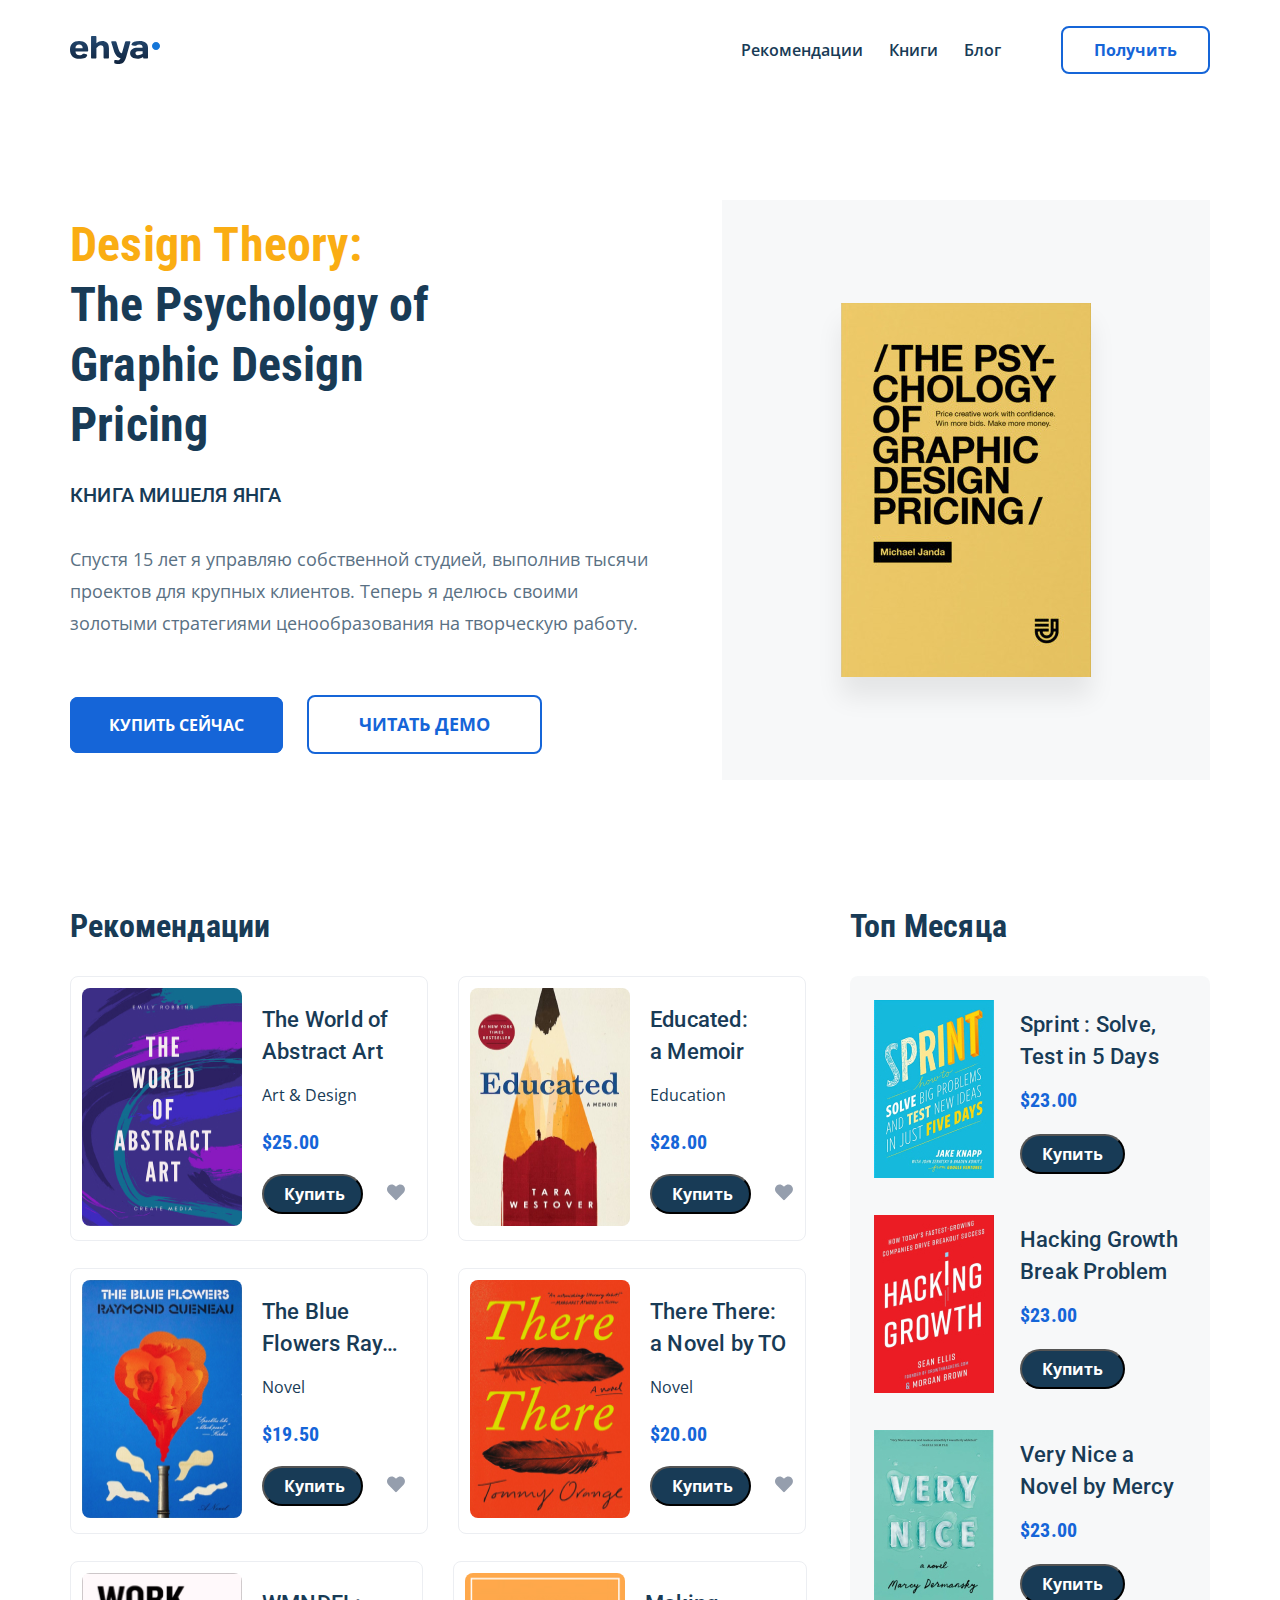
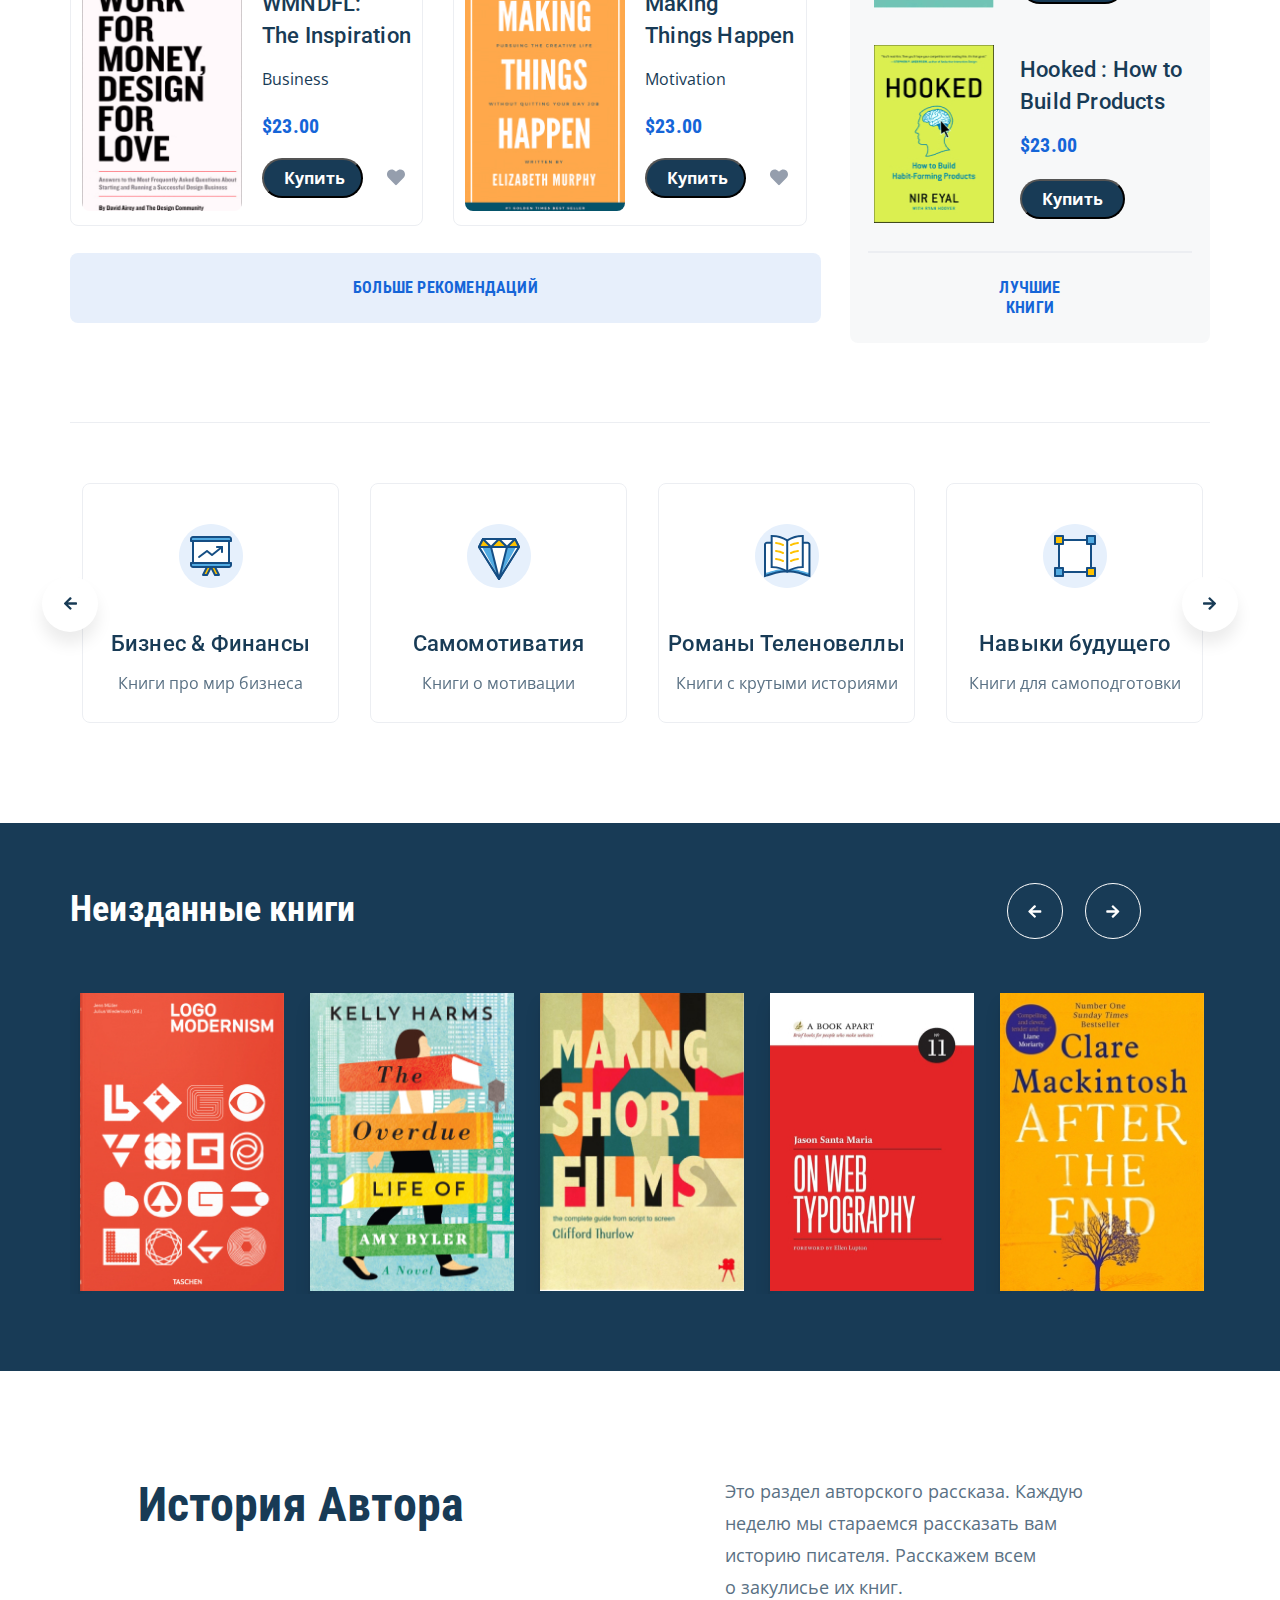
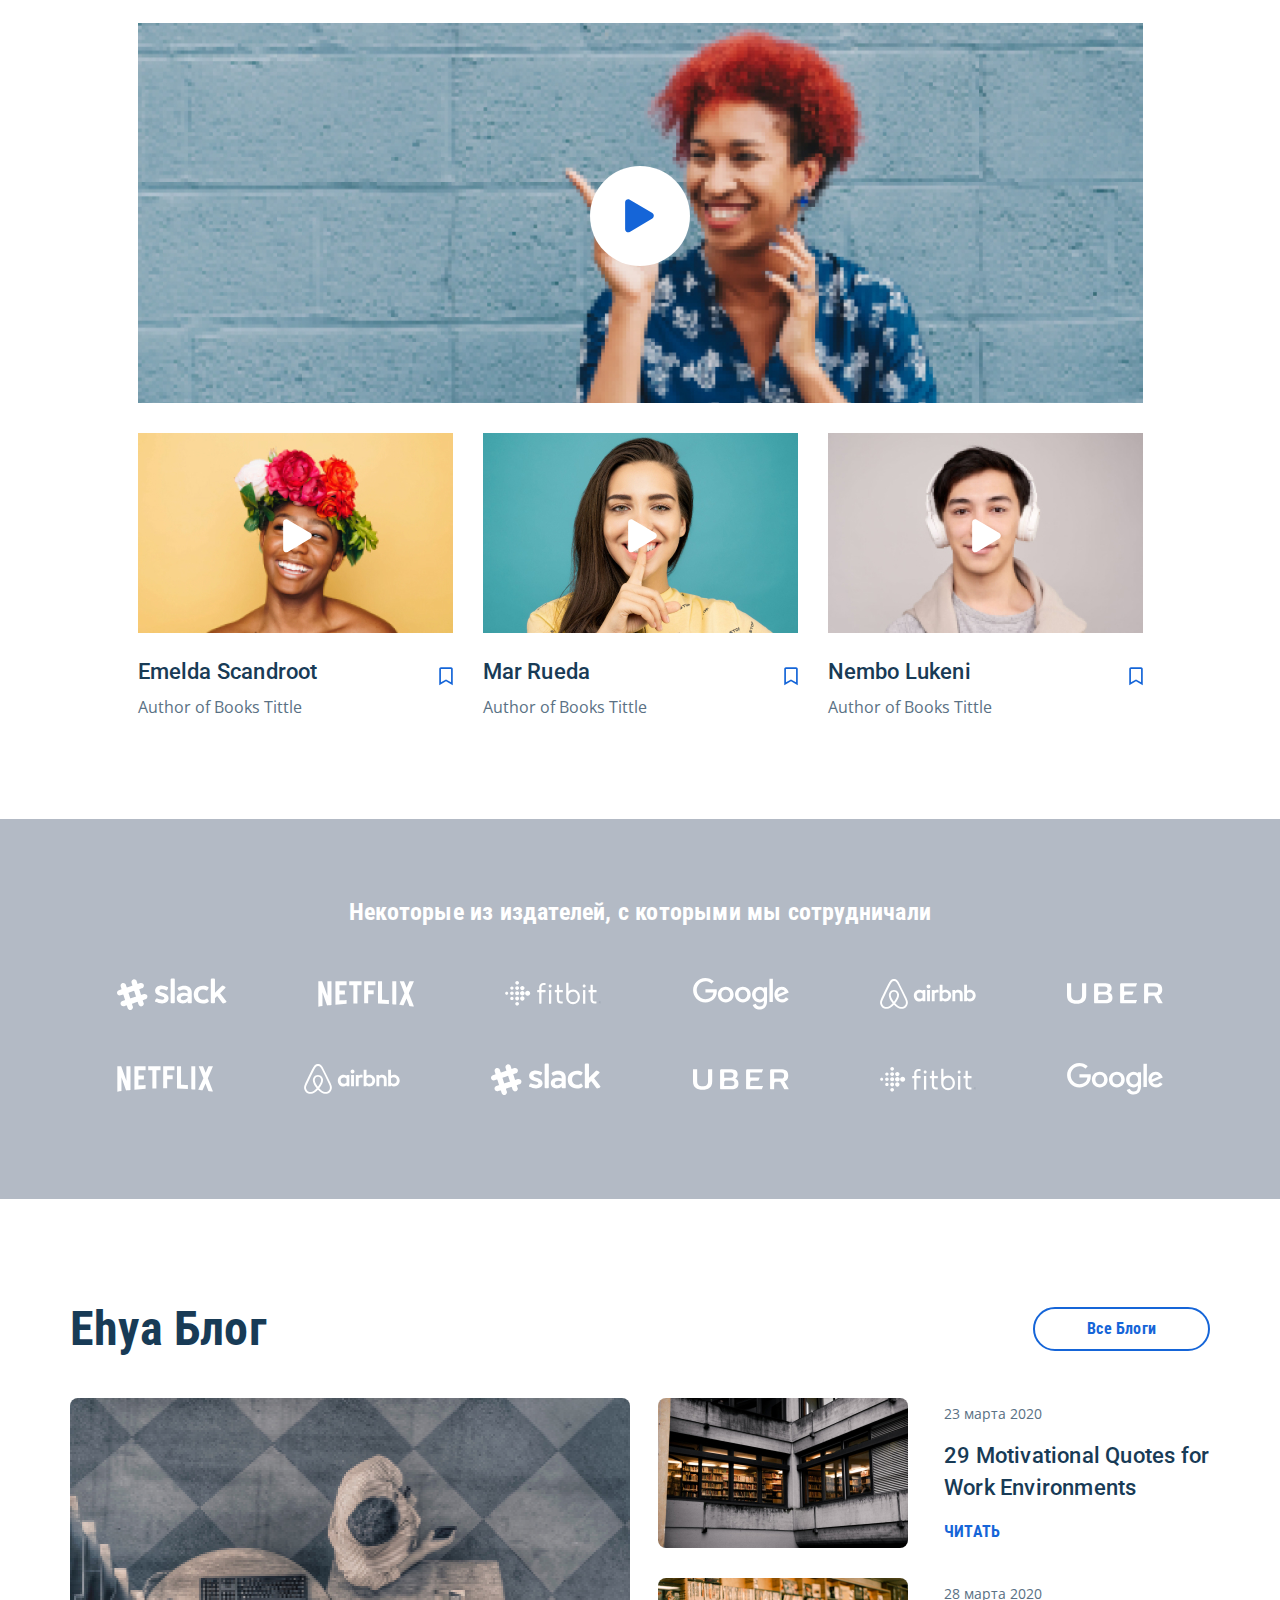
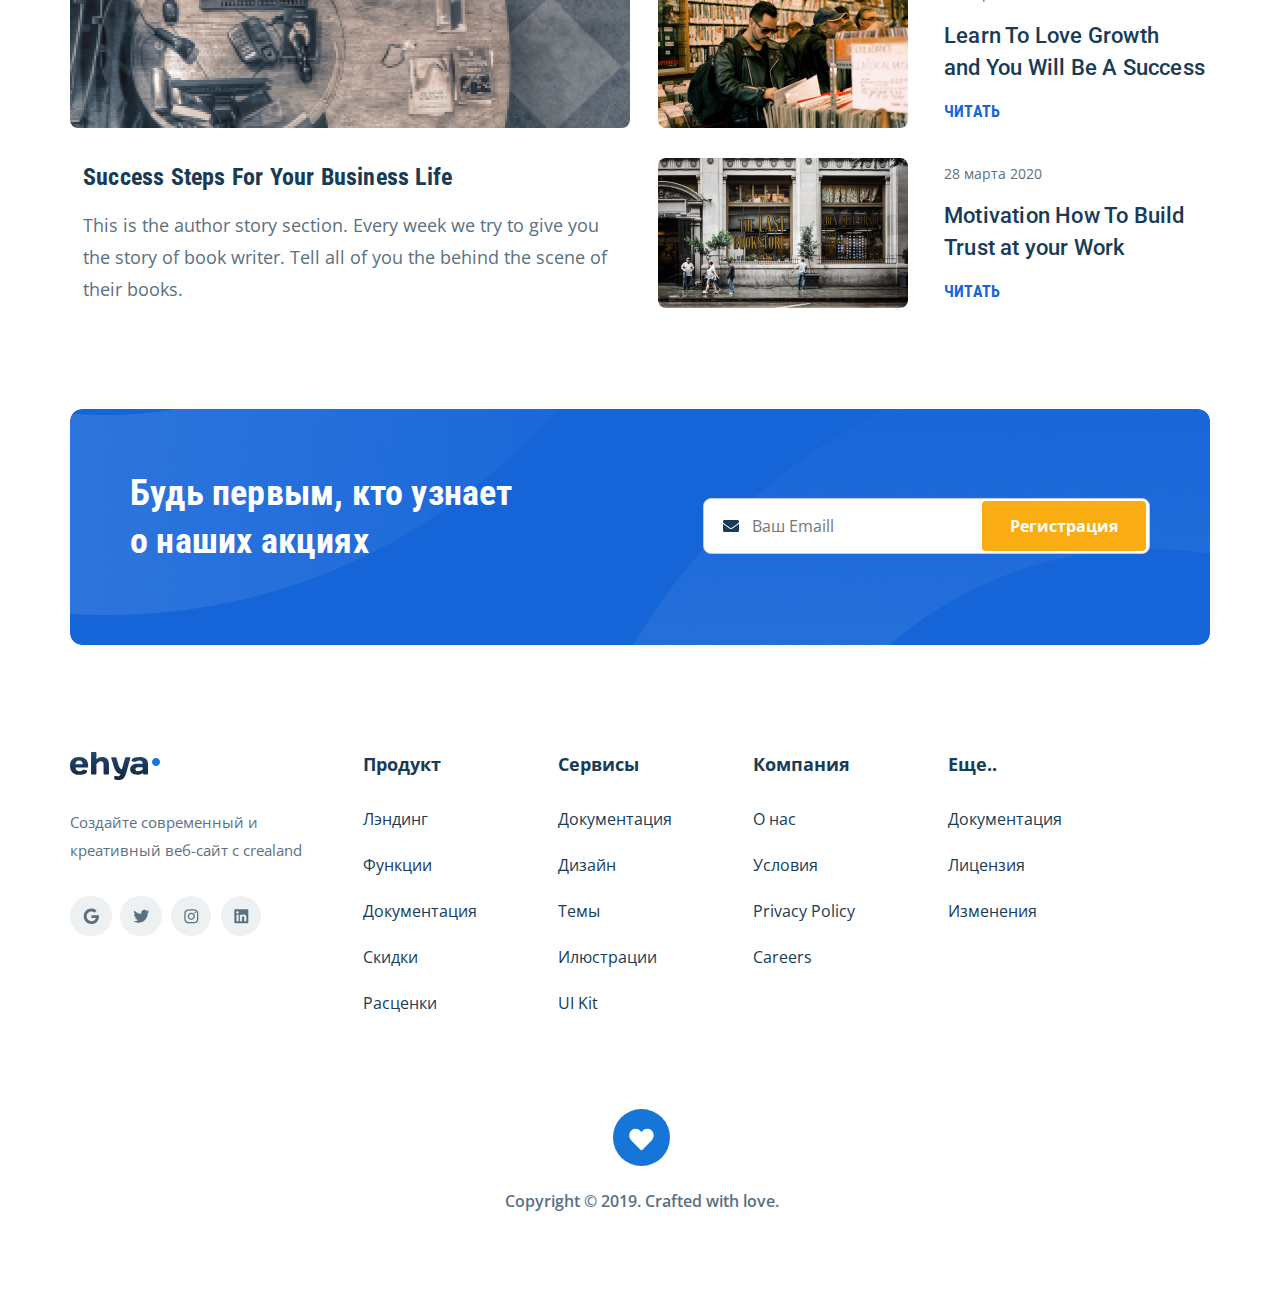
<file: index.html>
<!DOCTYPE html>
<html lang="ru">
  <head>
    <meta charset="UTF-8" />
    <meta http-equiv="X-UA-Compatible" content="IE=edge" />
    <meta name="viewport" content="width=device-width, initial-scale=1.0" />
    <title>Bookstore Ehya</title>
    <link rel="preconnect" href="https://fonts.googleapis.com" />
    <link rel="preconnect" href="https://fonts.gstatic.com" crossorigin />
    <link
      href="https://fonts.googleapis.com/css2?family=Open+Sans:wght@400;600;700&family=Roboto+Condensed:wght@700&family=Roboto:wght@400;500&display=swap"
      rel="stylesheet"
    />
    <link rel="stylesheet" href="css/normalize.css" />
    <link rel="shortcut icon" href="img/favicon.ico" type="image/x-icon" />
    <link rel="stylesheet" href="css/swiper-bundle.min.css" />
    <link rel="stylesheet" href="css/style.css" />
  </head>
  <body>
    <header class="header header-mobile-fixed">
      <div class="container">
        <div class="header__wrapper">
          <a class="header__logo" href="index.html">
            <img class="header__logo-image" src="img/logo.svg" alt="Logo" />
          </a>
          <div class="header__navbar">
            <nav class="header__menu">
              <ul class="header__menu-list">
                <li class="header__menu-item">
                  <a href="#" class="header__menu-link">Рекомендации</a>
                </li>
                <li class="header__menu-item">
                  <a href="#" class="header__menu-link">Книги</a>
                </li>
                <li class="header__menu-item">
                  <a href="#" class="header__menu-link">Блог</a>
                </li>
              </ul>
            </nav>
            <button class="button header__button">Получить</button>
          </div>
          <!-- /.header__navbar -->
          <button class="menu-button header__mobile-menu">
            <span class="menu-button__line"></span>
            <span class="menu-button__line"></span>
            <span class="menu-button__line"></span>
          </button>
        </div>
        <!-- /.header__wrapper -->
      </div>
      <!-- /.container -->
    </header>

    <section class="main">
      <div class="container">
        <div class="main__wrapper">
          <div class="main__info">
            <h1 class="title main__title">
              <span class="main__title-yellow">Design Theory:</span> <br />
              The Psychology of Graphic Design Pricing
            </h1>
            <h3 class="main__subtitle">Книга Мишеля Янга</h3>
            <p class="main__text">
              Спустя 15&nbsp;лет я&nbsp;управляю собственной студией, выполнив тысячи проектов для крупных клиентов.
              Теперь я&nbsp;делюсь своими золотыми стратегиями ценообразования на&nbsp;творческую работу.
            </p>
            <div class="main__buttons">
              <a
                class="button main__button-buy"
                target="_blank"
                href="https://www.amazon.com/Psychology-Graphic-Design-Pricing-confidence/dp/1794390146"
                >Купить Сейчас</a
              >
              <button class="button main__button-read">Читать Демо</button>
            </div>
          </div>
          <!-- /.main__info -->
          <div class="main__cover">
            <div class="main__cover-image"></div>
          </div>
          <!-- /.main__cover -->
        </div>
        <!-- /.main__wrapper -->
      </div>
      <!-- /.container -->
    </section>
    <!-- /.main -->

    <section class="recomendation">
      <div class="container">
        <div class="recomendation__wrapper">
          <div class="recomendation__wrapper-more">
            <h2 class="recomendation__title">Рекомендации</h2>
            <div class="recomendation__cards">
              <div class="recomendation__card">
                <div class="recomendation__card-image">
                  <img src="img/recomendations/rec-card-image-1.jpg" alt="Icon: Recomendation" />
                </div>
                <div class="recomendation__card-info">
                  <h4 class="recomendation__card-title">The World of Abstract Art</h4>
                  <h5 class="recomendation__card-subtitle">Art & Design</h5>
                  <div class="recomendation__card-price">$25.00</div>
                  <div class="recomendation__card-cover">
                    <button class="recomendation__card-button">Купить</button>
                    <div class="recomendation__card-icon">
                      <img src="img/icons/heart.svg" alt="Icon: Like" />
                    </div>
                  </div>
                </div>
                <!-- /.recomendation__card-info -->
              </div>
              <!-- /.recomendation__card -->
              <div class="recomendation__card">
                <div class="recomendation__card-image">
                  <img src="img/recomendations/rec-card-image-2.jpg" alt="Icon: Recomendation" />
                </div>
                <div class="recomendation__card-info">
                  <h4 class="recomendation__card-title">Educated: <br />a Memoir</h4>
                  <h5 class="recomendation__card-subtitle">Education</h5>
                  <div class="recomendation__card-price">$28.00</div>
                  <div class="recomendation__card-cover">
                    <button class="recomendation__card-button">Купить</button>
                    <div class="recomendation__card-icon">
                      <img src="img/icons/heart.svg" alt="Icon: Like" />
                    </div>
                  </div>
                </div>
                <!-- /.recomendation__card-info -->
              </div>
              <!-- /.recomendation__card -->
              <div class="recomendation__card">
                <div class="recomendation__card-image">
                  <img src="img/recomendations/rec-card-image-3.jpg" alt="Icon: Recomendation" />
                </div>
                <div class="recomendation__card-info">
                  <h4 class="recomendation__card-title">The Blue Flowers Ray…</h4>
                  <h5 class="recomendation__card-subtitle">Novel</h5>
                  <div class="recomendation__card-price">$19.50</div>
                  <div class="recomendation__card-cover">
                    <button class="recomendation__card-button">Купить</button>
                    <div class="recomendation__card-icon">
                      <img src="img/icons/heart.svg" alt="Icon: Like" />
                    </div>
                  </div>
                </div>
                <!-- /.recomendation__card-info -->
              </div>
              <!-- /.recomendation__card -->
              <div class="recomendation__card">
                <div class="recomendation__card-image">
                  <img src="img/recomendations/rec-card-image-4.jpg" alt="Icon: Recomendation" />
                </div>
                <div class="recomendation__card-info">
                  <h4 class="recomendation__card-title">There There: <br />a Novel by TO</h4>
                  <h5 class="recomendation__card-subtitle">Novel</h5>
                  <div class="recomendation__card-price">$20.00</div>
                  <div class="recomendation__card-cover">
                    <button class="recomendation__card-button">Купить</button>
                    <div class="recomendation__card-icon">
                      <img src="img/icons/heart.svg" alt="Icon: Like" />
                    </div>
                  </div>
                </div>
                <!-- /.recomendation__card-info -->
              </div>
              <!-- /.recomendation__card -->
              <div class="recomendation__card">
                <div class="recomendation__card-image">
                  <img src="img/recomendations/rec-card-image-5.jpg" alt="Icon: Recomendation" />
                </div>
                <div class="recomendation__card-info">
                  <h4 class="recomendation__card-title">WMNDFL: <br />The Inspiration</h4>
                  <h5 class="recomendation__card-subtitle">Business</h5>
                  <div class="recomendation__card-price">$23.00</div>
                  <div class="recomendation__card-cover">
                    <button class="recomendation__card-button">Купить</button>
                    <div class="recomendation__card-icon">
                      <img src="img/icons/heart.svg" alt="Icon: Like" />
                    </div>
                  </div>
                </div>
                <!-- /.recomendation__card-info -->
              </div>
              <!-- /.recomendation__card -->
              <div class="recomendation__card">
                <div class="recomendation__card-image">
                  <img src="img/recomendations/rec-card-image-6.jpg" alt="Icon: Recomendation" />
                </div>
                <div class="recomendation__card-info">
                  <h4 class="recomendation__card-title">Making <br />Things Happen</h4>
                  <h5 class="recomendation__card-subtitle">Motivation</h5>
                  <div class="recomendation__card-price">$23.00</div>
                  <div class="recomendation__card-cover">
                    <button class="recomendation__card-button">Купить</button>
                    <div class="recomendation__card-icon">
                      <img src="img/icons/heart.svg" alt="Icon: Like" />
                    </div>
                  </div>
                </div>
                <!-- /.recomendation__card-info -->
              </div>
              <!-- /.recomendation__card -->
            </div>
            <!-- /.recomendation__cards -->
            <button class="recomendation__button-more">Больше рекомендаций</button>
          </div>
          <!-- /.recomendation__wrapper-more -->
          <div class="recomendation__wrapper-top">
            <h2 class="recomendation__title">Топ Месяца</h2>
            <div class="recomendation__boxes">
              <div class="recomendation__box">
                <div class="recomendation__box-image">
                  <img src="img/top-month/top-card-image-1.jpg" alt="Icon: Top of the month" />
                </div>
                <div class="recomendation__box-info">
                  <h4 class="recomendation__box-title">Sprint : Solve, Test in 5 Days</h4>
                  <div class="recomendation__box-price">$23.00</div>
                  <button class="recomendation__box-button">Купить</button>
                </div>
                <!-- /.recomendation__box-info -->
              </div>
              <!-- /.recomendation__box -->
              <div class="recomendation__box">
                <div class="recomendation__box-image">
                  <img src="img/top-month/top-card-image-2.jpg" alt="Icon: Top of the month" />
                </div>
                <div class="recomendation__box-info">
                  <h4 class="recomendation__box-title">Hacking Growth Break Problem</h4>
                  <div class="recomendation__box-price">$23.00</div>
                  <button class="recomendation__box-button">Купить</button>
                </div>
                <!-- /.recomendation__box-info -->
              </div>
              <!-- /.recomendation__box -->
              <div class="recomendation__box">
                <div class="recomendation__box-image">
                  <img src="img/top-month/top-card-image-3.jpg" alt="Icon: Top of the month" />
                </div>
                <div class="recomendation__box-info">
                  <h4 class="recomendation__box-title">Very Nice a Novel by Mercy</h4>
                  <div class="recomendation__box-price">$23.00</div>
                  <button class="recomendation__box-button">Купить</button>
                </div>
                <!-- /.recomendation__box-info -->
              </div>
              <!-- /.recomendation__box -->
              <div class="recomendation__box">
                <div class="recomendation__box-image">
                  <img src="img/top-month/top-card-image-4.jpg" alt="Icon: Top of the month" />
                </div>
                <div class="recomendation__box-info">
                  <h4 class="recomendation__box-title">Hooked : How to Build Products</h4>
                  <div class="recomendation__box-price">$23.00</div>
                  <button class="recomendation__box-button">Купить</button>
                </div>
                <!-- /.recomendation__box-info -->
              </div>
              <!-- /.recomendation__box -->
            </div>
            <!-- /.recomendation__boxes -->
            <div class="recomendation__boxes-container">
              <span class="recomendation__boxes-line"></span>
              <a href="#" class="recomendation__top-link">Лучшие книги</a>
            </div>
          </div>
          <!-- /.recomendation__wrapper-top -->
        </div>
        <!-- /.recomendation__wrapper -->
      </div>
      <!-- /.container -->
    </section>
    <!-- /.recomendation -->

    <section class="genre">
      <div class="container">
        <span class="genre-line"></span>
        <div class="genre-slider swiper">
          <div class="genre__swiper-wrapper swiper-wrapper">
            <div class="genre__swiper-slide swiper-slide">
              <div class="genre__card">
                <img class="genre__card-icon" src="img/icons/business.svg" alt="Icon: Business" />
                <h2 class="genre__card-title">Бизнес & Финансы</h2>
                <span class="genre__card-subtitle">Книги про мир бизнеса</span>
              </div>
              <!-- /.genre__card -->
            </div>
            <!-- /.genre__swiper-slide -->
            <div class="swiper-slide genre__swiper-slide">
              <div class="genre__card">
                <img class="genre__card-icon" src="img/icons/motivation.svg" alt="Icon: Motivation" />
                <h2 class="genre__card-title">Самомотиватия</h2>
                <span class="genre__card-subtitle">Книги о мотивации</span>
              </div>
              <!-- /.genre__card -->
            </div>
            <!-- /.genre__swiper-slide -->
            <div class="swiper-slide genre__swiper-slide">
              <div class="genre__card">
                <img class="genre__card-icon" src="img/icons/novel.svg" alt="Icon: Novel" />
                <h2 class="genre__card-title">Романы Теленовеллы</h2>
                <span class="genre__card-subtitle">Книги с крутыми историями</span>
              </div>
              <!-- /.genre__card -->
            </div>
            <!-- /.genre__swiper-slide -->
            <div class="swiper-slide genre__swiper-slide">
              <div class="genre__card">
                <img class="genre__card-icon" src="img/icons/future.svg" alt="Icon: Future" />
                <h2 class="genre__card-title">Навыки будущего</h2>
                <span class="genre__card-subtitle">Книги для самоподготовки</span>
              </div>
              <!-- /.genre__card -->
            </div>
            <!-- /.genre__swiper-slide -->
          </div>
          <!-- /.swiper-wrapper -->
        </div>
        <!-- /.genre-slider -->
        <button class="genre__button genre__button-prev"></button>
        <button class="genre__button genre__button-next"></button>
      </div>
      <!-- /.container -->
    </section>
    <!-- /.genre -->

    <section class="unreleased">
      <div class="container">
        <h2 class="unreleased__title">Неизданные книги</h2>
        <!-- Slider main container -->
        <div class="swiper unreleased__swiper">
          <div class="swiper-wrapper unreleased__swiper-wrapper">
            <!-- Slides -->
            <div class="swiper-slide unreleased__swiper-slide">
              <img
                class="unreleased__swiper-image"
                src="img/unreleased/unreleased-slide-1.jpg"
                alt="Picture: Unreleased book"
              />
            </div>
            <div class="swiper-slide unreleased__swiper-slide">
              <img
                class="unreleased__swiper-image"
                src="img/unreleased/unreleased-slide-2.jpg"
                alt="Picture: Unreleased book"
              />
            </div>
            <div class="swiper-slide unreleased__swiper-slide">
              <img
                class="unreleased__swiper-image"
                src="img/unreleased/unreleased-slide-3.jpg"
                alt="Picture: Unreleased book"
              />
            </div>
            <div class="swiper-slide unreleased__swiper-slide">
              <img
                class="unreleased__swiper-image"
                src="img/unreleased/unreleased-slide-4.jpg"
                alt="Picture: Unreleased book"
              />
            </div>
            <div class="swiper-slide unreleased__swiper-slide">
              <img
                class="unreleased__swiper-image"
                src="img/unreleased/unreleased-slide-5.jpg"
                alt="Picture: Unreleased book"
              />
            </div>
          </div>
        </div>
        <!-- /.unreleased__swiper -->
      </div>
      <!-- /.container -->
      <button class="unreleased__button unreleased__button-prev"></button>
      <button class="unreleased__button unreleased__button-next"></button>
    </section>
    <!-- /.unreleased -->

    <section class="author">
      <div class="container">
        <div class="author__container">
          <div class="author__text">
            <h2 class="author__title">История Автора</h2>
            <p class="author__subtitle">
              Это раздел авторского рассказа. Каждую неделю мы стараемся рассказать вам историю писателя. Расскажем всем
              <br />
              о закулисье их книг.
            </p>
          </div>
          <div class="author__wrapper">
            <div class="author__primary">
              <img class="author__primary-image" src="img/author/author-1.jpg" alt="Picture: author" />
              <button class="author__primary-button"></button>
            </div>
            <div class="author__secondary">
              <div class="author__secondary-card">
                <img class="author__secondary-image" src="img/author/author-2.jpg" alt="Picture: author" />
                <button class="author__button author__button-first"></button>
                <div class="author__secondary-cover">
                  <h4 class="author__secondary-title">Emelda Scandroot</h4>
                  <img class="author__secondary-icon" src="img/icons/bookmark.svg" alt="Icon: Bookmark" />
                </div>
                <span class="author__secondary-subtitle">Author of Books Tittle</span>
              </div>
              <div class="author__secondary-card">
                <img class="author__secondary-image" src="img/author/author-3.jpg" alt="Picture: author" />
                <button class="author__button author__button-second"></button>
                <div class="author__secondary-cover">
                  <h4 class="author__secondary-title">Mar Rueda</h4>
                  <img class="author__secondary-icon" src="img/icons/bookmark.svg" alt="Icon: Bookmark" />
                </div>
                <span class="author__secondary-subtitle">Author of Books Tittle</span>
              </div>
              <div class="author__secondary-card">
                <img class="author__secondary-image" src="img/author/author-4.jpg" alt="Picture: author" />
                <button class="author__button author__button-third"></button>
                <div class="author__secondary-cover">
                  <h4 class="author__secondary-title">Nembo Lukeni</h4>
                  <img class="author__secondary-icon" src="img/icons/bookmark.svg" alt="Icon: Bookmark" />
                </div>
                <span class="author__secondary-subtitle">Author of Books Tittle</span>
              </div>
            </div>
            <!-- /.author__secondary -->
          </div>
          <!-- /.author__wrapper -->
        </div>
      </div>
      <!-- /.container -->
    </section>
    <!-- /.author -->

    <div class="cooperation">
      <div class="container">
        <div class="cooperation__title">Некоторые из издателей, с которыми мы сотрудничали</div>
        <div class="cooperation__wrapper">
          <ul class="cooperation__list">
            <li class="cooperation__item">
              <img class="cooperation__image" src="img/cooperation/slack.svg" alt="Icon: Slack" />
            </li>
            <li class="cooperation__item">
              <img class="cooperation__image" src="img/cooperation/netflix.svg" alt="Icon: Netflix" />
            </li>
            <li class="cooperation__item">
              <img class="cooperation__image" src="img/cooperation/fitbit.svg" alt="Icon: Fitbit" />
            </li>
            <li class="cooperation__item">
              <img class="cooperation__image" src="img/cooperation/google.svg" alt="Icon: Google" />
            </li>
            <li class="cooperation__item">
              <img class="cooperation__image" src="img/cooperation/airbnb.svg" alt="Icon: Airbnb" />
            </li>
            <li class="cooperation__item">
              <img class="cooperation__image" src="img/cooperation/uber.svg" alt="Icon: Uber" />
            </li>
          </ul>
          <ul class="cooperation__list">
            <li class="cooperation__item">
              <img class="cooperation__image" src="img/cooperation/netflix.svg" alt="Icon: Netflix" />
            </li>
            <li class="cooperation__item">
              <img class="cooperation__image" src="img/cooperation/airbnb.svg" alt="Icon: Airbnb" />
            </li>
            <li class="cooperation__item">
              <img class="cooperation__image" src="img/cooperation/slack.svg" alt="Icon: Slack" />
            </li>
            <li class="cooperation__item">
              <img class="cooperation__image" src="img/cooperation/uber.svg" alt="Icon: Uber" />
            </li>
            <li class="cooperation__item">
              <img class="cooperation__image" src="img/cooperation/fitbit.svg" alt="Icon: Fitbit" />
            </li>
            <li class="cooperation__item">
              <img class="cooperation__image" src="img/cooperation/google.svg" alt="Icon: Google" />
            </li>
          </ul>
        </div>
        <!-- /.cooperation__wrapper -->
      </div>
      <!-- /.container -->
    </div>
    <!-- /.cooperation -->

    <section class="blog">
      <div class="container">
        <div class="blog__top">
          <h2 class="blog__title">Ehya Блог</h2>
          <button class="blog__button">Все Блоги</button>
        </div>
        <section class="blog__wrapper">
          <div class="blog__primary">
            <img class="blog__primary-image" src="img/blog/blog-img-primary.jpg" alt="Picture: Blog" />
            <h3 class="blog__primary-title">Success Steps For Your Business Life</h3>
            <p class="blog__primary-text">
              This is the author story section. Every week we try to give you the story of book writer. Tell all of you
              the behind the scene of their books.
            </p>
          </div>
          <!-- /.blog__primary -->
          <div class="blog__secondary">
            <div class="blog__secondary-box blog__box">
              <img class="blog__box-image" src="img/blog/secondary-1.jpg" alt="Picture: Blog" />
              <div class="blog__box-info">
                <span class="blog__box-date">23 марта 2020</span>
                <h4 class="blog__box-title">29 Motivational Quotes for Work Environments</h4>
                <a class="blog__box-link" href="#">Читать</a>
              </div>
            </div>
            <!-- /.blog__box -->
            <div class="blog__secondary-box blog__box">
              <img class="blog__box-image" src="img/blog/secondary-2.jpg" alt="Picture: Blog" />
              <div class="blog__info">
                <span class="blog__box-date">28 марта 2020</span>
                <h4 class="blog__box-title">
                  Learn To Love Growth <br />
                  and You Will Be A Success
                </h4>
                <a class="blog__box-link" href="#">Читать</a>
              </div>
            </div>
            <!-- /.blog__box -->
            <div class="blog__secondary-box blog__box">
              <img class="blog__box-image" src="img/blog/secondary-3.jpg" alt="Picture: Blog" />
              <div class="blog__info">
                <span class="blog__box-date">28 марта 2020</span>
                <h4 class="blog__box-title">Motivation How To Build Trust at your Work</h4>
                <a class="blog__box-link" href="#">Читать</a>
              </div>
            </div>
            <!-- /.blog__box -->
          </div>
          <!-- /.blog__secondary -->
        </section>
        <!-- /.blog__wrapper -->
      </div>
      <!-- /.container -->
    </section>
    <!-- /.blog -->

    <section class="newsletter">
      <div class="container">
        <div class="newsletter__wrapper">
          <h2 class="newsletter__title">Будь первым, кто узнает о наших акциях</h2>
          <form class="subscribe newsletter__subscribe form" action="send.php" method="POST">
            <input class="subscribe__input" type="email" name="email" placeholder="Ваш Emaill" required />
            <img class="subscribe__input-icon" src="img/icons/mail.svg" alt="Icon: mail" />
            <button class="subscribe__input-button">Регистрация</button>
          </form>
        </div>
        <!-- /.newslatter__wrapper -->
      </div>
      <!-- /.container -->
    </section>
    <!-- /.newsletter -->

    <footer class="footer">
      <div class="container">
        <div class="footer__wrapper">
          <div class="footer__primary">
            <a class="footer__primary-logo" href="index.html">
              <img class="footer__primary-image" src="img/logo.svg" alt="Icon: Logo" />
            </a>
            <p class="footer__primary-text">Создайте современный и креативный веб-сайт с crealand</p>
            <ul class="footer__icons">
              <li class="footer__icons-item">
                <a class="footer__icons-link" target="_blank" href="https://www.google.ru/">
                  <img class="footer__icons-image" src="img/icons/footer/google.svg" alt="Icon: google" />
                </a>
              </li>
              <li class="footer__icons-item">
                <a class="footer__icons-link" target="_blank" href="https://twitter.com/usedesignspace/">
                  <img class="footer__icons-image" src="img/icons/footer/twitter.svg" alt="Icon: twitter" />
                </a>
              </li>
              <li class="footer__icons-item">
                <a class="footer__icons-link" target="_blank" href="https://instagram.com/designspace.io/">
                  <img class="footer__icons-image" src="img/icons/footer/instagram.svg" alt="Icon: instagram" />
                </a>
              </li>
              <li class="footer__icons-item">
                <a class="footer__icons-link" target="_blank" href="https://ru.linkedin.com/">
                  <img class="footer__icons-image" src="img/icons/footer/linkedin.svg" alt="Icon: linkedin" />
                </a>
              </li>
            </ul>
            <!-- /.footer__icons-box -->
          </div>
          <!-- /.footer__primary -->
          <div class="footer__product">
            <h3 class="footer__list-title">Продукт</h3>
            <ul class="footer__list">
              <li class="footer__item">
                <a class="footer__link" href="#">Лэндинг</a>
              </li>
              <li class="footer__item">
                <a class="footer__link" href="#">Функции</a>
              </li>
              <li class="footer__item">
                <a class="footer__link" href="#">Документация</a>
              </li>
              <li class="footer__item">
                <a class="footer__link" href="#">Скидки</a>
              </li>
              <li class="footer__item">
                <a class="footer__link" href="#">Расценки</a>
              </li>
            </ul>
            <!-- /.footer__list -->
          </div>
          <!-- /.footer__product -->
          <div class="footer__services">
            <h3 class="footer__list-title">Сервисы</h3>
            <ul class="footer__list">
              <li class="footer__item">
                <a class="footer__link" href="#">Документация</a>
              </li>
              <li class="footer__item">
                <a class="footer__link" href="#">Дизайн</a>
              </li>
              <li class="footer__item">
                <a class="footer__link" href="#">Темы</a>
              </li>
              <li class="footer__item">
                <a class="footer__link" href="#">Илюстрации</a>
              </li>
              <li class="footer__item">
                <a class="footer__link" href="#">UI Kit</a>
              </li>
            </ul>
            <!-- /.footer__list -->
          </div>
          <!-- /.footer__services -->
          <div class="footer__company">
            <h3 class="footer__list-title">Компания</h3>
            <ul class="footer__list">
              <li class="footer__item">
                <a class="footer__link" href="#">О нас</a>
              </li>
              <li class="footer__item">
                <a class="footer__link" href="#">Условия</a>
              </li>
              <li class="footer__item">
                <a class="footer__link" href="#">Privacy Policy</a>
              </li>
              <li class="footer__item">
                <a class="footer__link" href="#">Careers</a>
              </li>
            </ul>
            <!-- /.footer__list -->
          </div>
          <!-- /.footer__company -->
          <div class="footer__more">
            <h3 class="footer__list-title">Еще..</h3>
            <ul class="footer__list">
              <li class="footer__item">
                <a class="footer__link" href="#">Документация</a>
              </li>
              <li class="footer__item">
                <a class="footer__link" href="#">Лицензия</a>
              </li>
              <li class="footer__item">
                <a class="footer__link" href="#">Изменения</a>
              </li>
            </ul>
            <!-- /.footer__list -->
          </div>
          <!-- /.footer__more -->
          <div class="footer__bottom">
            <img class="footer__bottom-icon" src="img/icons/footer/heart.svg" alt="Icon: heart" />
            <span class="footer__bottom-copyright">Copyright © 2019. Crafted with love.</span>
          </div>
          <!-- /.footer__bottom -->
        </div>
        <!-- /.footer__wrapper -->
      </div>
      <!-- /.container -->
    </footer>

    <script src="js/jquery-3.6.0.min.js"></script>
    <script src="js/swiper-bundle.min.js"></script>
    <script src="js/jquery.validate.min.js"></script>
    <script src="js/main.js"></script>
  </body>
</html>
</file>
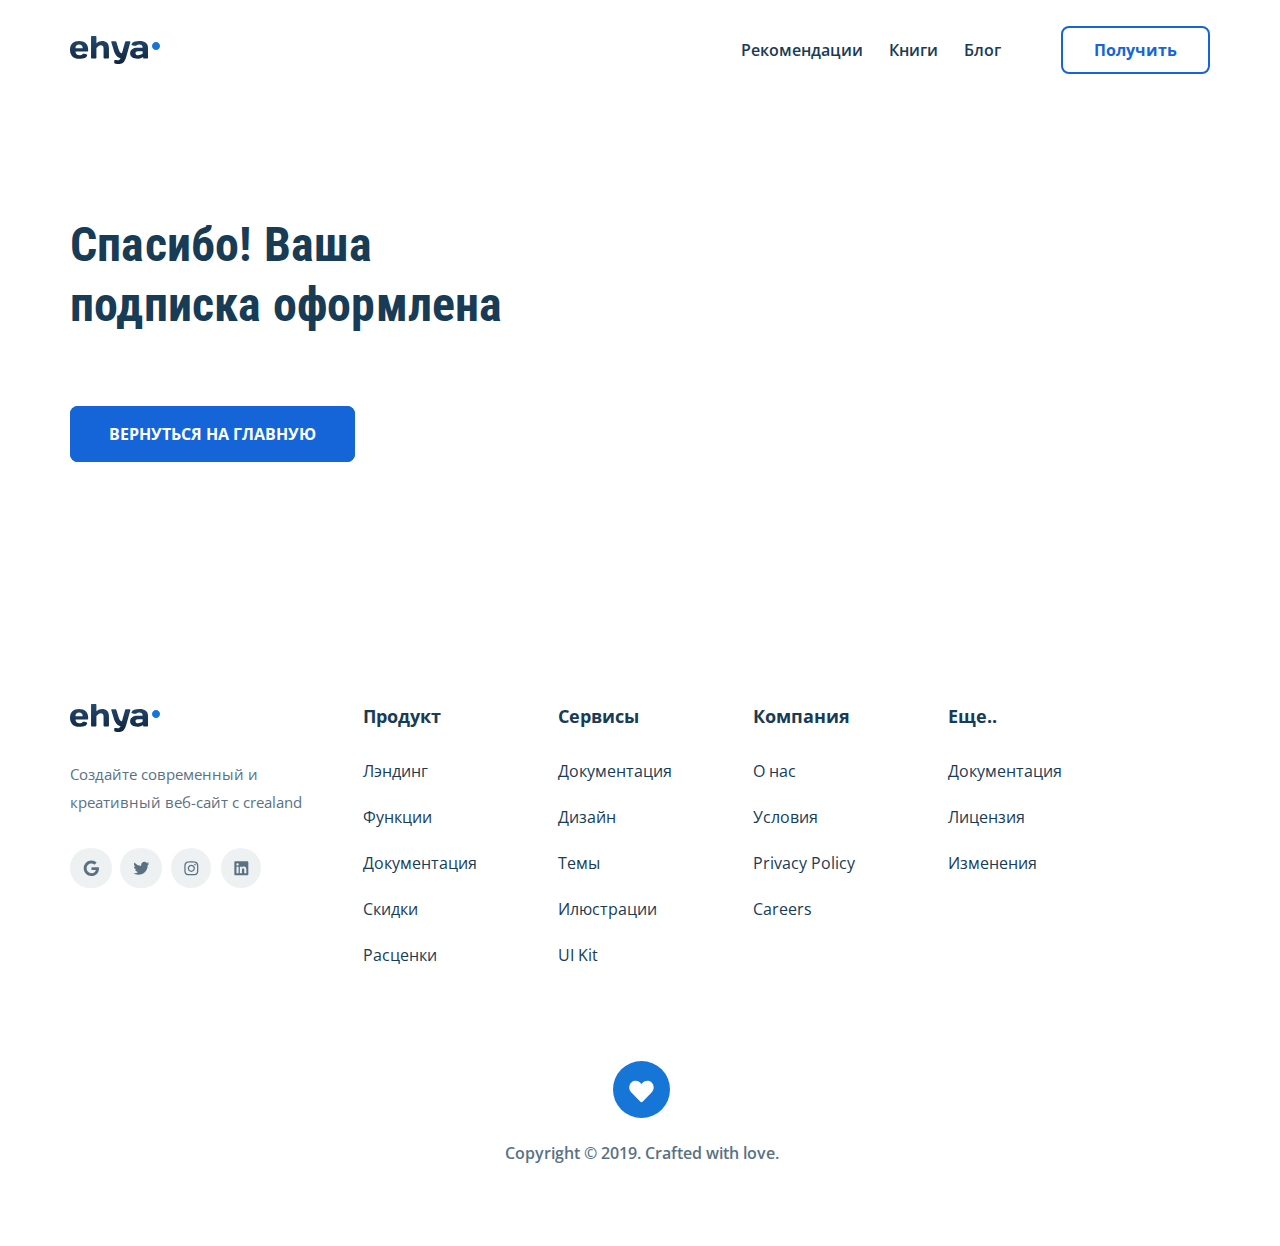
<file: thankyou.html>
<!DOCTYPE html>
<html lang="ru">
  <head>
    <meta charset="UTF-8" />
    <meta http-equiv="X-UA-Compatible" content="IE=edge" />
    <meta name="viewport" content="width=device-width, initial-scale=1.0" />
    <title>Bookstore Ehya</title>
    <link rel="preconnect" href="https://fonts.googleapis.com" />
    <link rel="preconnect" href="https://fonts.gstatic.com" crossorigin />
    <link
      href="https://fonts.googleapis.com/css2?family=Open+Sans:wght@400;600;700&family=Roboto+Condensed:wght@700&family=Roboto:wght@400;500&display=swap"
      rel="stylesheet"
    />
    <link rel="stylesheet" href="css/normalize.css" />
    <link rel="shortcut icon" href="img/favicon.ico" type="image/x-icon" />
    <link rel="stylesheet" href="css/swiper-bundle.min.css" />
    <link rel="stylesheet" href="css/style.css" />
  </head>
  <body>
    <header class="header header-mobile-fixed">
      <div class="container">
        <div class="header__wrapper">
          <a class="header__logo" href="index.html">
            <img class="header__logo-image" src="img/logo.svg" alt="Logo" />
          </a>
          <div class="header__navbar">
            <nav class="header__menu">
              <ul class="header__menu-list">
                <li class="header__menu-item">
                  <a href="#" class="header__menu-link">Рекомендации</a>
                </li>
                <li class="header__menu-item">
                  <a href="#" class="header__menu-link">Книги</a>
                </li>
                <li class="header__menu-item">
                  <a href="#" class="header__menu-link">Блог</a>
                </li>
              </ul>
            </nav>
            <button class="button header__button">Получить</button>
          </div>
          <!-- /.header__navbar -->
          <button class="menu-button header__mobile-menu">
            <span class="menu-button__line"></span>
            <span class="menu-button__line"></span>
            <span class="menu-button__line"></span>
          </button>
        </div>
        <!-- /.header__wrapper -->
      </div>
      <!-- /.container -->
    </header>

    <section class="main">
      <div class="container">
        <div class="main__wrapper">
          <div class="main__info">
            <h1 class="title main__title">Спасибо! Ваша подписка оформлена</h1>
            <div class="main__buttons">
              <a class="button main__button-buy" href="index.html">Вернуться на главную</a>
            </div>
          </div>
          <!-- /.main__info -->
        </div>
        <!-- /.main__wrapper -->
      </div>
      <!-- /.container -->
    </section>
    <!-- /.main -->

    <footer class="footer">
      <div class="container">
        <div class="footer__wrapper">
          <div class="footer__primary">
            <a class="footer__primary-logo" href="index.html">
              <img class="footer__primary-image" src="img/logo.svg" alt="Icon: Logo" />
            </a>
            <p class="footer__primary-text">Создайте современный и креативный веб-сайт с crealand</p>
            <ul class="footer__icons">
              <li class="footer__icons-item">
                <a class="footer__icons-link" target="_blank" href="https://www.google.ru/">
                  <img class="footer__icons-image" src="img/icons/footer/google.svg" alt="Icon: google" />
                </a>
              </li>
              <li class="footer__icons-item">
                <a class="footer__icons-link" target="_blank" href="https://twitter.com/usedesignspace/">
                  <img class="footer__icons-image" src="img/icons/footer/twitter.svg" alt="Icon: twitter" />
                </a>
              </li>
              <li class="footer__icons-item">
                <a class="footer__icons-link" target="_blank" href="https://instagram.com/designspace.io/">
                  <img class="footer__icons-image" src="img/icons/footer/instagram.svg" alt="Icon: instagram" />
                </a>
              </li>
              <li class="footer__icons-item">
                <a class="footer__icons-link" target="_blank" href="https://ru.linkedin.com/">
                  <img class="footer__icons-image" src="img/icons/footer/linkedin.svg" alt="Icon: linkedin" />
                </a>
              </li>
            </ul>
            <!-- /.footer__icons-box -->
          </div>
          <!-- /.footer__primary -->
          <div class="footer__product">
            <h3 class="footer__list-title">Продукт</h3>
            <ul class="footer__list">
              <li class="footer__item">
                <a class="footer__link" href="#">Лэндинг</a>
              </li>
              <li class="footer__item">
                <a class="footer__link" href="#">Функции</a>
              </li>
              <li class="footer__item">
                <a class="footer__link" href="#">Документация</a>
              </li>
              <li class="footer__item">
                <a class="footer__link" href="#">Скидки</a>
              </li>
              <li class="footer__item">
                <a class="footer__link" href="#">Расценки</a>
              </li>
            </ul>
            <!-- /.footer__list -->
          </div>
          <!-- /.footer__product -->
          <div class="footer__services">
            <h3 class="footer__list-title">Сервисы</h3>
            <ul class="footer__list">
              <li class="footer__item">
                <a class="footer__link" href="#">Документация</a>
              </li>
              <li class="footer__item">
                <a class="footer__link" href="#">Дизайн</a>
              </li>
              <li class="footer__item">
                <a class="footer__link" href="#">Темы</a>
              </li>
              <li class="footer__item">
                <a class="footer__link" href="#">Илюстрации</a>
              </li>
              <li class="footer__item">
                <a class="footer__link" href="#">UI Kit</a>
              </li>
            </ul>
            <!-- /.footer__list -->
          </div>
          <!-- /.footer__services -->
          <div class="footer__company">
            <h3 class="footer__list-title">Компания</h3>
            <ul class="footer__list">
              <li class="footer__item">
                <a class="footer__link" href="#">О нас</a>
              </li>
              <li class="footer__item">
                <a class="footer__link" href="#">Условия</a>
              </li>
              <li class="footer__item">
                <a class="footer__link" href="#">Privacy Policy</a>
              </li>
              <li class="footer__item">
                <a class="footer__link" href="#">Careers</a>
              </li>
            </ul>
            <!-- /.footer__list -->
          </div>
          <!-- /.footer__company -->
          <div class="footer__more">
            <h3 class="footer__list-title">Еще..</h3>
            <ul class="footer__list">
              <li class="footer__item">
                <a class="footer__link" href="#">Документация</a>
              </li>
              <li class="footer__item">
                <a class="footer__link" href="#">Лицензия</a>
              </li>
              <li class="footer__item">
                <a class="footer__link" href="#">Изменения</a>
              </li>
            </ul>
            <!-- /.footer__list -->
          </div>
          <!-- /.footer__more -->
          <div class="footer__bottom">
            <img class="footer__bottom-icon" src="img/icons/footer/heart.svg" alt="Icon: heart" />
            <span class="footer__bottom-copyright">Copyright © 2019. Crafted with love.</span>
          </div>
          <!-- /.footer__bottom -->
        </div>
        <!-- /.footer__wrapper -->
      </div>
      <!-- /.container -->
    </footer>

    <script src="js/jquery-3.6.0.min.js"></script>
    <script src="js/swiper-bundle.min.js"></script>
    <script src="js/jquery.validate.min.js"></script>
    <script src="js/main.js"></script>
  </body>
</html>
</file>
<file: css/style.css>
*{-webkit-box-sizing:border-box;box-sizing:border-box}body{font-family:'Open Sans', sans-serif}ul{margin:0;padding:0}li{list-style-type:none;margin:0}h1,h2,h3,h4,h5,p{margin:0}a{text-decoration:none}.container{max-width:1140px;margin:auto}.button{border:2px solid #1565D8;border-radius:8px;color:#1565D8;text-align:center;background-color:#fff;cursor:pointer}.title{font-family:Roboto Condensed;font-weight:bold;color:#183B56}.error{font-family:Open Sans;font-style:normal;font-weight:normal;font-size:18px;line-height:20px}.header{background-color:#fff;padding-bottom:69px}.header__mobile-menu{display:none}.header__wrapper{display:-webkit-box;display:-ms-flexbox;display:flex;-webkit-box-align:center;-ms-flex-align:center;align-items:center;-webkit-box-pack:justify;-ms-flex-pack:justify;justify-content:space-between;padding:26px 0}.header__logo{width:90px;height:28px}.header__logo-image{width:100%;height:100%}.header__navbar{display:-webkit-box;display:-ms-flexbox;display:flex;-webkit-box-align:center;-ms-flex-align:center;align-items:center}.header__menu{margin-left:auto}.header__menu-list{display:-webkit-box;display:-ms-flexbox;display:flex;-webkit-box-align:center;-ms-flex-align:center;align-items:center;-webkit-box-pack:justify;-ms-flex-pack:justify;justify-content:space-between;width:260px}.header__menu-link{color:#183B56}.header__menu-item{font-family:Open Sans;font-style:normal;font-weight:600;font-size:16px;line-height:22px;text-align:center}.header__button{max-width:150px;min-height:48px;font-family:Open Sans;font-style:normal;font-weight:bold;font-size:16px;line-height:22px;text-align:center;color:#1565D8;margin-left:60px;padding:10px 31px}.main{padding-bottom:96px}.main__wrapper{display:-webkit-box;display:-ms-flexbox;display:flex;-webkit-box-pack:justify;-ms-flex-pack:justify;justify-content:space-between;-webkit-box-align:center;-ms-flex-align:center;align-items:center}.main__info{padding:46px 0 56px}.main__title{max-width:443px;min-height:180px;font-style:normal;font-size:48px;line-height:60px;letter-spacing:0.2px;color:#183B56;margin-bottom:28px}.main__title-yellow{color:#FAAD13}.main__subtitle{max-width:215px;min-height:24px;font-family:Roboto;font-style:normal;font-weight:500;font-size:20px;line-height:24px;letter-spacing:0.2px;text-transform:uppercase;color:#183B56;margin-bottom:36px}.main__text{max-width:585px;min-height:96px;font-family:Open Sans;font-style:normal;font-weight:normal;font-size:18px;line-height:32px;color:#5A7184;margin-bottom:56px}.main__button-buy{max-width:217px;min-height:58px;font-style:normal;font-weight:bold;font-size:16px;line-height:22px;text-align:center;color:#fff;padding:15px 37px;background-color:#1565D8;margin-right:20px;text-transform:uppercase}.main__button-read{max-width:237px;min-height:58px;font-style:normal;font-weight:bold;font-size:18px;line-height:25px;text-align:center;color:#1565D8;padding:15px 50px;text-transform:uppercase}.main__cover{position:relative;width:488px;height:580px;background:rgba(179,186,197,0.1)}.main__cover-image{position:absolute;top:50%;left:50%;-webkit-transform:translate(-50%, -50%);transform:translate(-50%, -50%);width:250px;height:374px;background-image:url(../img/book-image.jpg);background-size:cover;background-position:center center;background-repeat:no-repeat;-webkit-box-shadow:0px 20px 24px rgba(0,0,0,0.08);box-shadow:0px 20px 24px rgba(0,0,0,0.08)}.recomendation{padding-bottom:79px}.recomendation__wrapper{display:-webkit-box;display:-ms-flexbox;display:flex}.recomendation__title{font-family:Roboto Condensed;font-style:normal;font-weight:bold;font-size:32px;line-height:40px;letter-spacing:0.2px;color:#183B56;margin-bottom:30px}.recomendation__cards{display:-webkit-box;display:-ms-flexbox;display:flex;-ms-flex-wrap:wrap;flex-wrap:wrap}.recomendation__card{display:-webkit-box;display:-ms-flexbox;display:flex;-webkit-box-align:center;-ms-flex-align:center;align-items:center;-webkit-box-pack:justify;-ms-flex-pack:justify;justify-content:space-between;max-width:358px;min-height:260px;border:1px solid #ECEEF2;border-radius:8px;padding:11px;margin:0 30px 27px 0}.recomendation__card-image img{width:160px;height:238px;border-radius:8px}.recomendation__card-info{margin-left:20px}.recomendation__card-title{font-family:Roboto;font-style:normal;font-weight:500;font-size:22px;line-height:32px;letter-spacing:0.2px;color:#183B56;margin-bottom:16px}.recomendation__card-subtitle{font-family:Open Sans;font-style:normal;font-weight:normal;font-size:16px;line-height:22px;color:#183B56;margin-bottom:24px}.recomendation__card-price{font-family:Roboto Condensed;font-style:normal;font-weight:bold;font-size:20px;line-height:24px;letter-spacing:0.2px;color:#1565D8;margin-bottom:20px}.recomendation__card-button{max-width:101px;min-height:36px;background-color:#183B56;font-family:Open Sans;font-style:normal;font-weight:bold;font-size:16px;line-height:22px;text-align:center;color:#FFFFFF;border-radius:20px;padding:7px 20px;cursor:pointer}.recomendation__card-cover{display:-webkit-box;display:-ms-flexbox;display:flex;-webkit-box-align:center;-ms-flex-align:center;align-items:center;-webkit-box-pack:justify;-ms-flex-pack:justify;justify-content:space-between;width:144px}.recomendation__card-icon{cursor:pointer}.recomendation__button-more{font-family:Roboto Condensed;font-style:normal;font-weight:bold;font-size:16px;line-height:20px;text-align:center;letter-spacing:0.2px;color:#1565D8;padding:25px 283px;text-transform:uppercase;background-color:rgba(21,101,216,0.1);border:none;border-radius:8px;cursor:pointer}.recomendation__boxes{background-color:rgba(179,186,197,0.1);border-radius:8px 8px 0 0;padding:24px}.recomendation__boxes-line{width:90%;height:1px;display:block;border:1px solid #ECEEF2;margin:auto}.recomendation__boxes-container{background-color:rgba(179,186,197,0.1);border-radius:0 0 8px 8px}.recomendation__box{display:-webkit-box;display:-ms-flexbox;display:flex;-webkit-box-align:center;-ms-flex-align:center;align-items:center;width:312px;height:182px;margin-bottom:33px}.recomendation__box:last-child{margin-bottom:0}.recomendation__box-image img{width:120px;height:178px}.recomendation__box-info{padding:8px 0;margin-left:26px}.recomendation__box-title{font-family:Roboto;font-style:normal;font-weight:500;font-size:22px;line-height:32px;letter-spacing:0.2px;color:#183B56;margin-bottom:15px}.recomendation__box-price{font-family:Roboto Condensed;font-style:normal;font-weight:bold;font-size:20px;line-height:24px;letter-spacing:0.2px;color:#1565D8;margin-bottom:22px}.recomendation__box-button{font-family:Open Sans;font-style:normal;font-weight:bold;font-size:16px;line-height:22px;text-align:center;color:#FFFFFF;background:#183B56;border-radius:20px;padding:7px 20px;cursor:pointer}.recomendation__top-link{display:block;font-family:Roboto Condensed;font-style:normal;font-weight:bold;font-size:16px;line-height:20px;text-align:center;letter-spacing:0.2px;color:#1565D8;text-transform:uppercase;padding:25px 124px}.container{position:relative}.genre{padding-bottom:100px}.genre-slider{min-width:0}.genre__swiper-slide{margin-right:3px}.genre-line{display:block;width:100%;height:1px;background-color:#ECEEF2;margin-bottom:60px}.genre__card{display:-webkit-box;display:-ms-flexbox;display:flex;-webkit-box-orient:vertical;-webkit-box-direction:normal;-ms-flex-direction:column;flex-direction:column;-webkit-box-align:center;-ms-flex-align:center;align-items:center;width:257px;height:240px;background-color:#fff;border:1px solid #ECEEF2;border-radius:8px;padding:40px 0px 30px}.genre__card-icon{width:64px;height:64px;margin-bottom:40px}.genre__card-title{font-family:Roboto;font-style:normal;font-weight:500;font-size:22px;line-height:32px;text-align:center;letter-spacing:0.2px;color:#183B56;margin-bottom:12px}.genre__card-subtitle{font-family:Open Sans;font-style:normal;font-weight:normal;font-size:16px;line-height:22px;text-align:center;color:#5A7184}.genre__button{position:absolute;top:51%;-webkit-transform:translateY(-50%);transform:translateY(-50%);z-index:99;width:56px;height:56px;border:none;border-radius:50%;background-color:#fff;cursor:pointer;-webkit-box-shadow:0px 12px 16px rgba(0,0,0,0.08);box-shadow:0px 12px 16px rgba(0,0,0,0.08);background-repeat:no-repeat;background-size:14px;background-position:center}.genre__button-next{right:0px;background-image:url(../img/icons/arrow-right.svg);-webkit-transform:translateX(50%);transform:translateX(50%)}.genre__button-prev{left:0px;background-image:url(../img/icons/arrow-left.svg);-webkit-transform:translateX(-50%);transform:translateX(-50%)}.unreleased{position:relative;background-color:#183B56;padding:62px 0 77px}.unreleased__title{font-family:Roboto Condensed;font-style:normal;font-weight:bold;font-size:36px;line-height:48px;letter-spacing:0.2px;color:#fff;margin-bottom:60px}.unreleased__swiper-slide{margin-right:2px;-webkit-box-shadow:0px 12px 16px rgba(0,0,0,0.08);box-shadow:0px 12px 16px rgba(0,0,0,0.08)}.unreleased__swiper-image{width:204px;height:298px}.unreleased__button{position:absolute;top:11%;-webkit-transform:translateY(-50%);transform:translateY(-50%);z-index:99;width:56px;height:56px;border:1px solid #fff;border-radius:50%;background-color:transparent;cursor:pointer;background-repeat:no-repeat;background-size:14px;background-position:center}.unreleased__button-prev{right:245px;background-image:url(../img/icons/arrow-white-left.svg);-webkit-transform:translateX(50%);transform:translateX(50%)}.unreleased__button-next{right:167px;background-image:url(../img/icons/arrow-white-right.svg);-webkit-transform:translateX(50%);transform:translateX(50%)}.author{padding:104px 0 100px}.author__container{width:1005px;margin:auto}.author__text{display:-webkit-box;display:-ms-flexbox;display:flex;-webkit-box-align:start;-ms-flex-align:start;align-items:flex-start;-webkit-box-pack:justify;-ms-flex-pack:justify;justify-content:space-between}.author__title{font-family:Roboto Condensed;font-style:normal;font-weight:bold;font-size:48px;line-height:60px;letter-spacing:0.2px;color:#183B56}.author__subtitle{width:383px;font-family:Open Sans;font-style:normal;font-weight:normal;font-size:18px;line-height:32px;color:#5A7184;margin-right:35px}.author__wrapper{margin-top:20px}.author__primary{position:relative}.author__primary-image{width:1005px;height:380px;margin-bottom:26px}.author__primary-button{position:absolute;width:100px;height:100px;top:47%;right:50%;-webkit-transform:translate(50%, -50%);transform:translate(50%, -50%);z-index:99;border:none;border-radius:50%;background-color:#fff;background-image:url(../img/icons/play-blue.svg);background-repeat:no-repeat;background-position:center;background-size:30px;cursor:pointer}.author__secondary{position:relative;display:-webkit-box;display:-ms-flexbox;display:flex;-webkit-box-align:center;-ms-flex-align:center;align-items:center;-webkit-box-pack:justify;-ms-flex-pack:justify;justify-content:space-between}.author__secondary-card{width:315px;height:286px;margin-right:30px}.author__secondary-image{width:315px;height:200px;margin-bottom:20px}.author__secondary-cover{display:-webkit-box;display:-ms-flexbox;display:flex;-webkit-box-align:center;-ms-flex-align:center;align-items:center;-webkit-box-pack:justify;-ms-flex-pack:justify;justify-content:space-between}.author__secondary-title{font-family:Roboto;font-style:normal;font-weight:500;font-size:22px;line-height:32px;letter-spacing:0.2px;color:#183B56;margin-bottom:8px}.author__secondary-icon{cursor:pointer}.author__secondary-subtitle{font-family:Open Sans;font-style:normal;font-weight:normal;font-size:16px;line-height:22px;color:#5A7184}.author__button{position:absolute;width:100px;height:100px;top:36%;right:50%;-webkit-transform:translate(50%, -50%);transform:translate(50%, -50%);z-index:99;border:none;border-radius:50%;background-color:transparent;background-repeat:no-repeat;background-position:center;background-size:30px;cursor:pointer}.author__button-first{background-image:url(../img/icons/play-white.svg);left:60px}.author__button-second{background-image:url(../img/icons/play-white.svg);right:500px}.author__button-third{background-image:url(../img/icons/play-white.svg);right:156px}.cooperation{background-color:#B3BAC5;padding:77px 0 100px}.cooperation__title{font-family:Roboto Condensed;font-style:normal;font-weight:bold;font-size:24px;line-height:32px;text-align:center;letter-spacing:0.2px;color:#FFFFFF;margin-bottom:50px}.cooperation__wrapper{display:-webkit-box;display:-ms-flexbox;display:flex;-webkit-box-orient:vertical;-webkit-box-direction:normal;-ms-flex-direction:column;flex-direction:column;width:1046px;margin:0 auto}.cooperation__list{display:-webkit-box;display:-ms-flexbox;display:flex;-webkit-box-align:center;-ms-flex-align:center;align-items:center;-webkit-box-pack:justify;-ms-flex-pack:justify;justify-content:space-between;margin-bottom:50px}.cooperation__list:last-child{margin-bottom:0}.blog{padding:100px 0 71px}.blog__top{display:-webkit-box;display:-ms-flexbox;display:flex;-webkit-box-align:center;-ms-flex-align:center;align-items:center;-webkit-box-pack:justify;-ms-flex-pack:justify;justify-content:space-between;margin-bottom:39px}.blog__title{font-family:Roboto Condensed;font-style:normal;font-weight:bold;font-size:48px;line-height:60px;letter-spacing:0.2px;color:#183B56}.blog__button{font-family:Roboto Condensed;font-style:normal;font-weight:bold;font-size:16px;line-height:20px;text-align:center;letter-spacing:0.2px;color:#1565D8;background-color:#fff;border:2px solid #1565D8;border-radius:22px;cursor:pointer;padding:10px 52px}.blog__wrapper{display:-webkit-box;display:-ms-flexbox;display:flex;-webkit-box-pack:justify;-ms-flex-pack:justify;justify-content:space-between}.blog__primary{width:560px;height:504px}.blog__primary-image{width:100%;height:330px;border-radius:8px;margin-bottom:30px}.blog__primary-title{font-family:Roboto Condensed;font-style:normal;font-weight:bold;font-size:24px;line-height:32px;letter-spacing:0.2px;color:#183B56;margin-bottom:16px;margin-left:13px}.blog__primary-text{font-family:Open Sans;font-style:normal;font-weight:normal;font-size:18px;line-height:32px;color:#5A7184;max-width:536px;margin-left:13px}.blog__box{display:-webkit-box;display:-ms-flexbox;display:flex;-webkit-box-align:center;-ms-flex-align:center;align-items:center;width:552px;height:150px;margin-bottom:30px}.blog__box-image{width:250px;height:150px;border-radius:8px;margin-right:36px}.blog__box-date{display:block;font-family:Open Sans;font-style:normal;font-weight:normal;font-size:14px;line-height:20px;color:#5A7184;margin-bottom:16px}.blog__box-title{font-family:Roboto;font-style:normal;font-weight:500;font-size:22px;line-height:32px;letter-spacing:0.2px;color:#183B56;margin-bottom:18px}.blog__box-link{font-family:Roboto Condensed;font-style:normal;font-weight:bold;font-size:16px;line-height:20px;letter-spacing:0.2px;color:#1665D8;text-transform:uppercase}.newsletter__title{max-width:393px;font-family:Roboto Condensed;font-style:normal;font-weight:bold;font-size:36px;line-height:48px;letter-spacing:0.2px;color:#FFFFFF}.newsletter__wrapper{display:-webkit-box;display:-ms-flexbox;display:flex;-webkit-box-align:center;-ms-flex-align:center;align-items:center;-webkit-box-pack:justify;-ms-flex-pack:justify;justify-content:space-between;background:#1565D8;border-radius:12px;padding:60px 60px 80px;background-image:url(../img/newsletter-bg.jpg)}.subscribe{position:relative;width:447px;height:73px}.subscribe__input{width:447px;height:56px;background:#FFFFFF;border:1px solid #C3CAD9;border-radius:8px;outline:none;margin-top:18px;padding-left:48px;padding-right:178px}.subscribe__input-icon{position:absolute;top:63%;left:20px;-webkit-transform:translateY(-50%);transform:translateY(-50%);width:16px;height:18px;z-index:99}.subscribe__input-button{position:absolute;top:63%;-webkit-transform:translateY(-50%);transform:translateY(-50%);right:4px;background-color:#FAAD13;border:none;border-radius:4px;font-family:Open Sans;font-style:normal;font-weight:bold;font-size:16px;line-height:22px;text-align:center;color:#FFFFFF;cursor:pointer;padding:14px 28px}.footer{padding:107px 0 80px}.footer__wrapper{display:-ms-grid;display:grid;-ms-grid-columns:263px 165px 165px 165px 165px;grid-template-columns:263px 165px 165px 165px 165px;-ms-grid-rows:262px 105px;grid-template-rows:262px 105px;grid-column-gap:30px;grid-row-gap:95px}.footer__primary-logo{display:block;width:90px;height:28px;margin-bottom:28px}.footer__primary-image{width:90px;height:28px}.footer__primary-text{font-family:Open Sans;font-style:normal;font-weight:normal;font-size:15px;line-height:28px;color:#5A7184;margin-bottom:32px}.footer__icons{display:-webkit-box;display:-ms-flexbox;display:flex;-webkit-box-align:center;-ms-flex-align:center;align-items:center}.footer__icons-item{width:42px;height:40px;margin-right:8px}.footer__icons-image{width:100%;height:100%}.footer__product{-ms-grid-column:2;-ms-grid-column-span:1;grid-column:2/3}.footer__services{-ms-grid-column:3;-ms-grid-column-span:1;grid-column:3/4}.footer__company{-ms-grid-column:4;-ms-grid-column-span:1;grid-column:4/5}.footer__more{-ms-grid-column:5;-ms-grid-column-span:1;grid-column:5/6}.footer__list-title{font-family:Open Sans;font-style:normal;font-weight:bold;font-size:18px;line-height:25px;color:#183B56;margin-bottom:31px}.footer__item{margin-bottom:24px}.footer__link{font-family:Open Sans;font-style:normal;font-weight:normal;font-size:16px;line-height:22px;color:#183B56}.footer__bottom{-ms-grid-row:2;-ms-grid-row-span:1;grid-row:2/3;-ms-grid-column:1;-ms-grid-column-span:5;grid-column:1/6;display:-webkit-box;display:-ms-flexbox;display:flex;-webkit-box-orient:vertical;-webkit-box-direction:normal;-ms-flex-direction:column;flex-direction:column;-webkit-box-align:center;-ms-flex-align:center;align-items:center;margin-left:100px}.footer__bottom-icon{width:57px;height:57px;margin-bottom:24px}.footer__bottom-copyright{font-family:Open Sans;font-style:normal;font-weight:600;font-size:16px;line-height:22px;text-align:center;color:#5A7184}@media (max-width: 1200px){.container{max-width:945px}.main__text{max-width:565px}.recomendation{padding-bottom:60px}.recomendation__wrapper{-webkit-box-orient:vertical;-webkit-box-direction:normal;-ms-flex-direction:column;flex-direction:column}.recomendation__wrapper-more{display:-webkit-box;display:-ms-flexbox;display:flex;-webkit-box-orient:vertical;-webkit-box-direction:normal;-ms-flex-direction:column;flex-direction:column;-webkit-box-align:start;-ms-flex-align:start;align-items:flex-start}.recomendation__wrapper-top{width:748px}.recomendation__cards{-webkit-box-pack:start;-ms-flex-pack:start;justify-content:flex-start;margin-bottom:30px}.recomendation__card:nth-child(2n){margin-right:0}.recomendation__button-more{margin-bottom:30px}.recomendation__boxes{display:-webkit-box;display:-ms-flexbox;display:flex;-ms-flex-wrap:wrap;flex-wrap:wrap}}@media (max-width: 992px){.container{max-width:730px}.header{padding:0 0 10px}.main__text{max-width:540px}.main__buttons{display:-webkit-box;display:-ms-flexbox;display:flex;-webkit-box-orient:vertical;-webkit-box-direction:normal;-ms-flex-direction:column;flex-direction:column;-webkit-box-align:start;-ms-flex-align:start;align-items:flex-start}.main__button-buy{max-width:235px;font-size:18px;margin:0 0 10px}.main__button-read{max-width:237px}.recomendation__card{margin:0 19px 27px 0}.recomendation__button-more{padding:25px 274px}.recomendation__wrapper-top{width:100%}}@media (max-width: 768px){.container{max-width:548px}.header-mobile-fixed{position:fixed;top:0;left:0;right:0;z-index:99}.header-mobile-menu{display:-webkit-box;display:-ms-flexbox;display:flex}.header__navbar{display:none;position:fixed;left:0;right:0;bottom:0;top:68px;background-color:#fff}.header__navbar-visible{display:-webkit-box;display:-ms-flexbox;display:flex;-webkit-box-orient:vertical;-webkit-box-direction:normal;-ms-flex-direction:column;flex-direction:column;-webkit-box-align:center;-ms-flex-align:center;align-items:center}.header__menu{margin-left:0}.header__menu-list{-webkit-box-orient:vertical;-webkit-box-direction:normal;-ms-flex-direction:column;flex-direction:column;-webkit-box-pack:center;-ms-flex-pack:center;justify-content:center;width:auto}.header__menu-item{margin-bottom:20px}.header__button{margin-left:0}.menu-button{width:22px;height:18px;display:-webkit-box;display:-ms-flexbox;display:flex;-webkit-box-align:center;-ms-flex-align:center;align-items:center;-webkit-box-pack:justify;-ms-flex-pack:justify;justify-content:space-between;-webkit-box-orient:vertical;-webkit-box-direction:normal;-ms-flex-direction:column;flex-direction:column;border:none;background-color:#fff;cursor:pointer}.menu-button__line{width:22px;height:2.2px;background-color:#3A4C66}.main{padding-top:70px}.main__wrapper{-webkit-box-orient:vertical;-webkit-box-direction:normal;-ms-flex-direction:column;flex-direction:column}.main__buttons{-webkit-box-orient:horizontal;-webkit-box-direction:normal;-ms-flex-direction:row;flex-direction:row}.main__button-buy{margin-bottom:0;margin-right:15px}.recomendation__button-more{padding:25px 183px}.recomendation__card:not(:first-child){display:none}}@media (max-width: 576px){.container{max-width:84vw}.main__cover{width:400px;height:530px}.main__text{max-width:415px}.main__buttons{-webkit-box-orient:vertical;-webkit-box-direction:normal;-ms-flex-direction:column;flex-direction:column;-webkit-box-align:center;-ms-flex-align:center;align-items:center}.main__button-buy{margin:0 0 10px}}@media (min-width: 320px) and (max-width: 480px){.container{max-width:86vw}.header{padding:0}.header__wrapper{padding:20px 0}.main{padding-top:100px;padding-bottom:56px}.main__info{padding-top:0;padding-bottom:35px}.main__title{max-width:inherit;min-height:160px;font-family:Roboto Condensed;font-style:normal;font-weight:bold;font-size:32px;line-height:40px;text-align:center;margin-bottom:24px}.main__subtitle{max-width:inherit;font-weight:normal;font-size:16px;text-align:center;margin-bottom:33px}.main__text{font-style:normal;font-weight:normal;font-size:16px;line-height:23px;text-align:center;margin-bottom:16px}.main__button-buy{max-width:176px;min-height:40px;font-size:16px;padding:7px 18px;margin-bottom:15px}.main__button-read{max-width:176px;min-height:40px;font-size:16px;padding:5px 27px}.main__cover{width:280px;height:333px}.main__cover-image{width:143px;height:215px}.recomendation__card{max-width:280px;min-height:312px}}
/*# sourceMappingURL=style.css.map */
</file>
